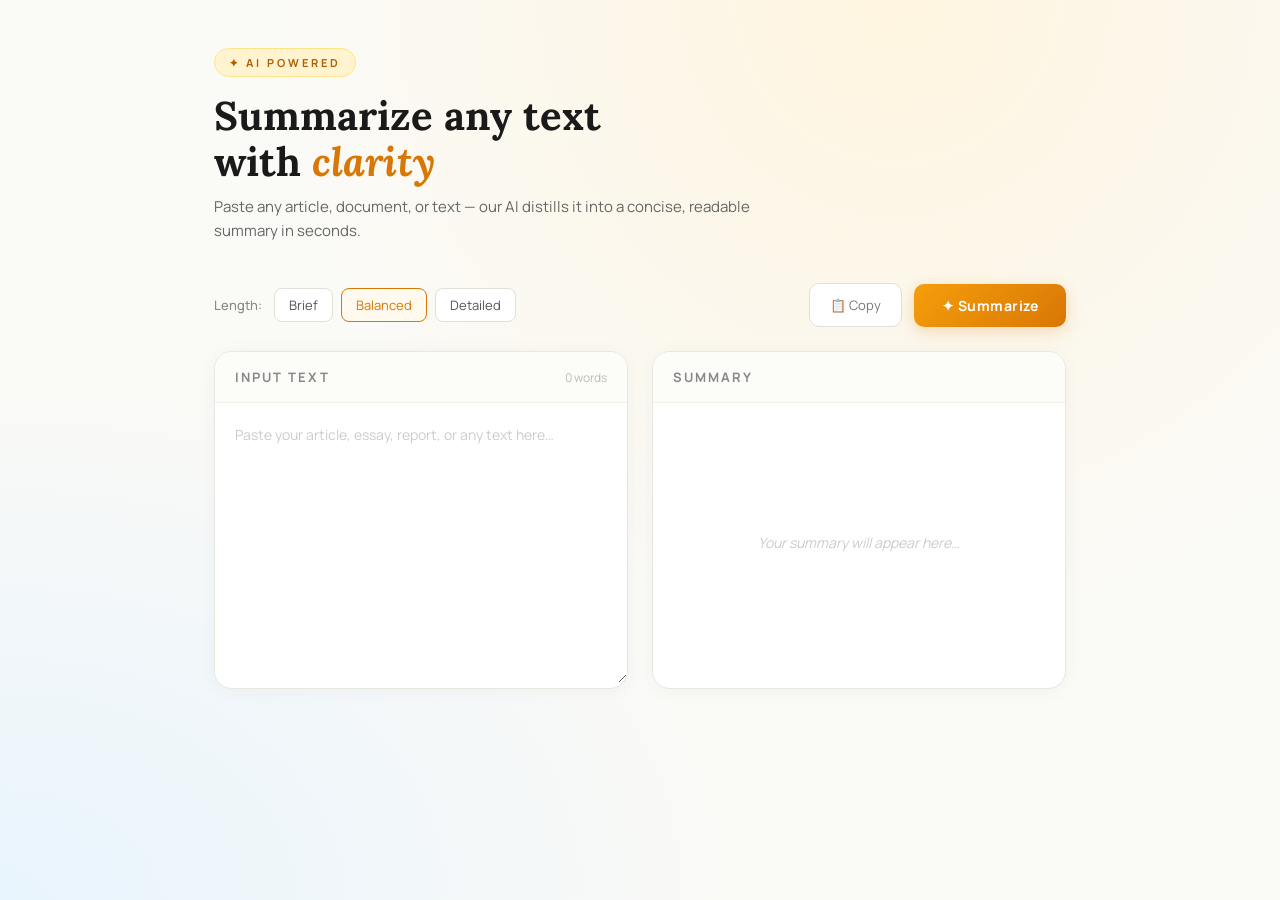
<file: index.html>
<!DOCTYPE html>
<html lang="en">
<head>
  <meta charset="UTF-8" />
  <meta name="viewport" content="width=device-width, initial-scale=1.0" />
  <title>AI Text Summarizer — Daksh Jain</title>
  <link rel="stylesheet" href="style.css" />
  <link href="https://fonts.googleapis.com/css2?family=Lora:ital,wght@0,400;0,600;1,400&family=Manrope:wght@300;400;500;600;700&display=swap" rel="stylesheet" />
</head>
<body>
  <div class="container">
    <div class="header">
      <div class="tag">✦ AI Powered</div>
      <h1>Summarize any text<br>with <em>clarity</em></h1>
      <p class="desc">Paste any article, document, or text — our AI distills it into a concise, readable summary in seconds.</p>
    </div>

    <div class="controls">
      <span class="length-label">Length:</span>
      <div class="length-group">
        <button class="length-btn"        data-len="brief"    onclick="setLen(this)">Brief</button>
        <button class="length-btn active" data-len="balanced" onclick="setLen(this)">Balanced</button>
        <button class="length-btn"        data-len="detailed" onclick="setLen(this)">Detailed</button>
      </div>
      <div class="spacer"></div>
      <button class="copy-btn"      onclick="copyResult()">📋 Copy</button>
      <button class="summarize-btn" id="sum-btn" onclick="summarize()">✦ Summarize</button>
    </div>

    <div id="error-box" class="error" style="display:none"></div>

    <div class="main-grid">
      <!-- Input -->
      <div class="panel">
        <div class="panel-header">
          <span class="panel-title">Input Text</span>
          <span class="count" id="wc">0 words</span>
        </div>
        <textarea id="input-text" placeholder="Paste your article, essay, report, or any text here…" oninput="countWords()"></textarea>
      </div>

      <!-- Output -->
      <div class="panel output-panel">
        <div class="panel-header">
          <span class="panel-title">Summary</span>
          <span class="count" id="swc"></span>
        </div>
        <div class="output-body empty" id="output">Your summary will appear here…</div>
        <div class="stats-bar" id="stats-bar" style="display:none">
          <div class="stat">Original: <strong id="orig-words"></strong> words</div>
          <div class="stat">Summary:  <strong id="sum-words"></strong> words</div>
          <div class="stat">Reduction: <strong id="reduction"></strong></div>
        </div>
      </div>
    </div>
  </div>

  <script src="script.js"></script>
</body>
</html>
</file>
<file: style.css>
* { margin: 0; padding: 0; box-sizing: border-box; }

body {
  min-height: 100vh;
  background: #fafaf7;
  font-family: 'Manrope', sans-serif;
  color: #1a1a1a;
  background-image:
    radial-gradient(ellipse at 70%   0%, #fff5e0 0%, transparent 50%),
    radial-gradient(ellipse at  0% 100%, #e8f4fd 0%, transparent 40%);
}

.container { max-width: 900px; margin: 0 auto; padding: 48px 24px; }

/* Header */
.header    { margin-bottom: 40px; }
.tag       { display: inline-block; background: #fff3d0; color: #b06000; font-size: 11px; font-weight: 700; letter-spacing: 3px; text-transform: uppercase; padding: 6px 14px; border-radius: 20px; margin-bottom: 16px; border: 1px solid #fde68a; }
h1         { font-family: 'Lora', serif; font-size: 40px; color: #1a1a1a; margin-bottom: 10px; line-height: 1.15; }
h1 em      { color: #d97706; font-style: italic; }
.desc      { color: #666; font-size: 15px; max-width: 540px; line-height: 1.6; }

/* Controls */
.controls      { display: flex; gap: 12px; align-items: center; flex-wrap: wrap; margin-bottom: 24px; }
.length-group  { display: flex; gap: 8px; align-items: center; }
.length-label  { font-size: 13px; color: #888; font-weight: 500; }
.length-btn    { border: 1.5px solid #e0e0d8; background: #fff; border-radius: 8px; padding: 7px 14px; font-size: 13px; cursor: pointer; color: #555; transition: all 0.15s; font-family: 'Manrope', sans-serif; }
.length-btn.active,
.length-btn:hover { border-color: #d97706; color: #d97706; background: #fff9ee; }
.spacer { flex: 1; }
.summarize-btn {
  background: linear-gradient(135deg, #f59e0b, #d97706);
  border: none; border-radius: 10px; padding: 12px 28px;
  color: #fff; font-weight: 700; font-size: 14px; letter-spacing: 0.5px;
  cursor: pointer; transition: all 0.2s; font-family: 'Manrope', sans-serif;
  box-shadow: 0 4px 16px rgba(217,119,6,0.25);
}
.summarize-btn:hover   { box-shadow: 0 6px 24px rgba(217,119,6,0.4); transform: translateY(-1px); }
.summarize-btn:disabled { opacity: 0.5; cursor: not-allowed; transform: none; }
.copy-btn { border: 1.5px solid #e0e0d8; background: #fff; border-radius: 10px; padding: 12px 20px; font-size: 13px; cursor: pointer; color: #777; transition: all 0.15s; font-family: 'Manrope', sans-serif; }
.copy-btn:hover { border-color: #ccc; background: #f9f9f6; }

/* Error */
.error { background: #fff5f5; border: 1px solid #fecaca; border-radius: 12px; padding: 16px; color: #dc2626; font-size: 14px; margin-bottom: 20px; }

/* Grid */
.main-grid { display: grid; grid-template-columns: 1fr 1fr; gap: 24px; margin-bottom: 24px; }
@media (max-width: 680px) { .main-grid { grid-template-columns: 1fr; } }

/* Panel */
.panel { background: #fff; border-radius: 18px; border: 1px solid #e8e8e0; overflow: hidden; box-shadow: 0 2px 20px rgba(0,0,0,0.04); }
.panel-header { display: flex; justify-content: space-between; align-items: center; padding: 16px 20px; border-bottom: 1px solid #f0f0e8; background: #fcfcf9; }
.panel-title  { font-size: 13px; font-weight: 700; text-transform: uppercase; letter-spacing: 2px; color: #888; }
.count        { font-size: 12px; color: #bbb; font-variant-numeric: tabular-nums; }

textarea {
  width: 100%; min-height: 280px; border: none; outline: none; resize: vertical;
  padding: 20px; font-family: 'Manrope', sans-serif; font-size: 14px; line-height: 1.7;
  color: #2a2a2a; background: #fff;
}
textarea::placeholder { color: #ccc; }

/* Output */
.output-body        { padding: 20px; min-height: 280px; font-size: 14px; line-height: 1.8; color: #333; }
.output-body.empty  { color: #ccc; font-style: italic; display: flex; align-items: center; justify-content: center; }
.output-body.loading {
  display: flex; flex-direction: column; align-items: center; justify-content: center;
  min-height: 280px; gap: 12px;
}
.spinner { width: 36px; height: 36px; border: 3px solid #fde68a; border-top-color: #d97706; border-radius: 50%; animation: spin 0.8s linear infinite; }
@keyframes spin { to { transform: rotate(360deg); } }
.loading-text { color: #aaa; font-size: 13px; }

/* Stats bar */
.stats-bar { display: flex; gap: 20px; padding: 12px 20px; background: #f9f9f6; border-top: 1px solid #f0f0e8; font-size: 12px; color: #aaa; }
.stat { display: flex; gap: 4px; align-items: center; }
.stat strong { color: #777; font-weight: 600; }
</file>
